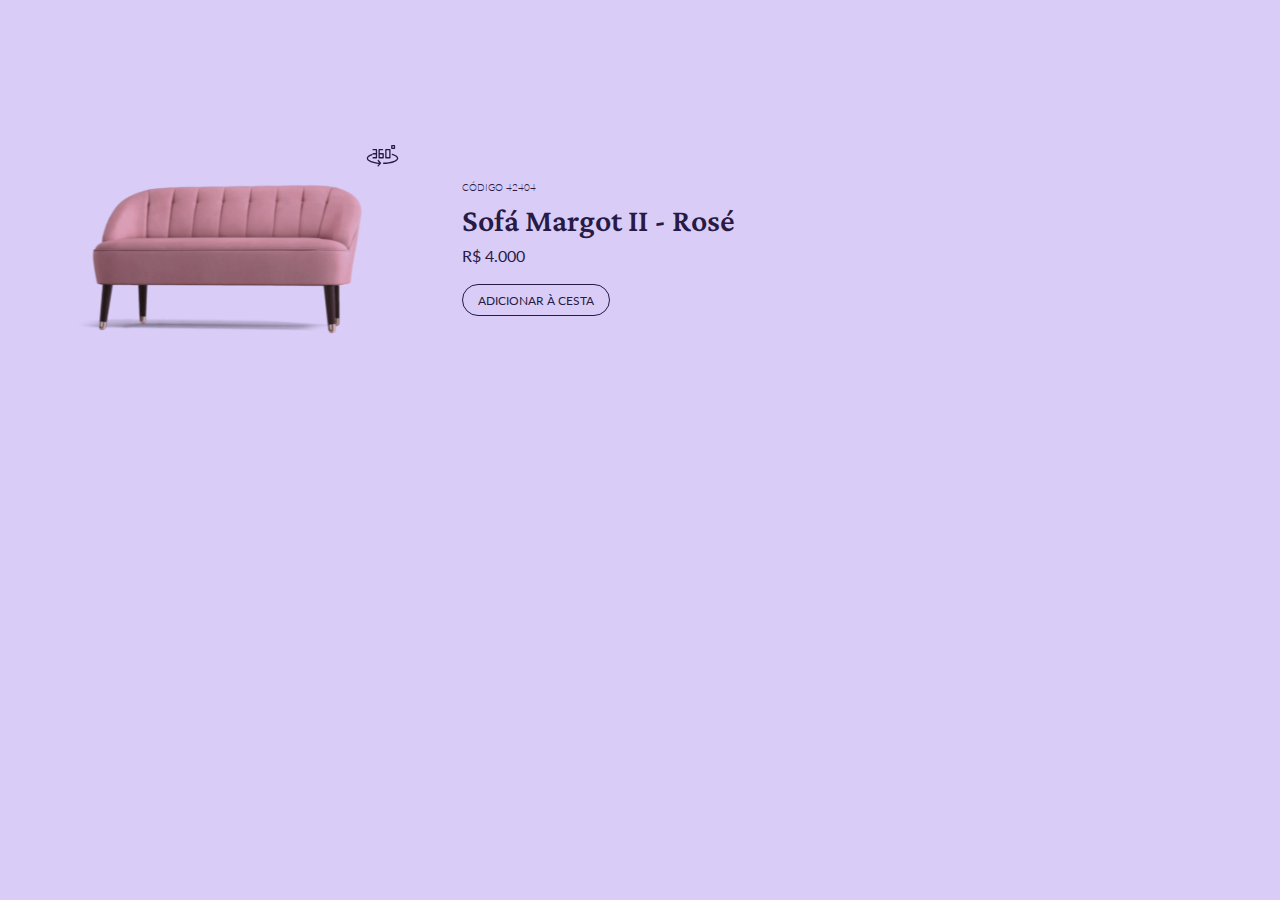
<file: Desafio_02/index.html>
<!DOCTYPE html>
<html lang="en">

<head>
    <meta charset="UTF-8">
    <meta http-equiv="X-UA-Compatible" content="IE=edge">
    <meta name="viewport" content="width=device-width, initial-scale=1.0">
    <link rel="preconnect" href="https://fonts.googleapis.com">
    <link rel="preconnect" href="https://fonts.gstatic.com" crossorigin>
    <link href="https://fonts.googleapis.com/css2?family=Crimson+Pro:wght@600&family=Lato:wght@300;400&display=swap"
        rel="stylesheet">
    <link rel="stylesheet" href="styles.css">
    <title>#boraCodar - Desafio 02</title>
</head>

<body>
    <div class="container__products">
        <img id="sofa__image" src="./assets/sofaImage.svg" alt="sofaImage">
        <img id="button__rotation" src="./assets/icon360.svg" alt="button360graus">
    </div>
    <div class="container__info">
        <div class="content__info">
            <span class="code">CÓDIGO 42404</span>
            <h2>Sofá Margot II - Rosé</h2>
            <span class="value">R$ 4.000</span>
        </div>
        <a class="button__add">ADICIONAR À CESTA</a>
    </div>
</body>

<script src="script.js"></script>

</html>
</file>
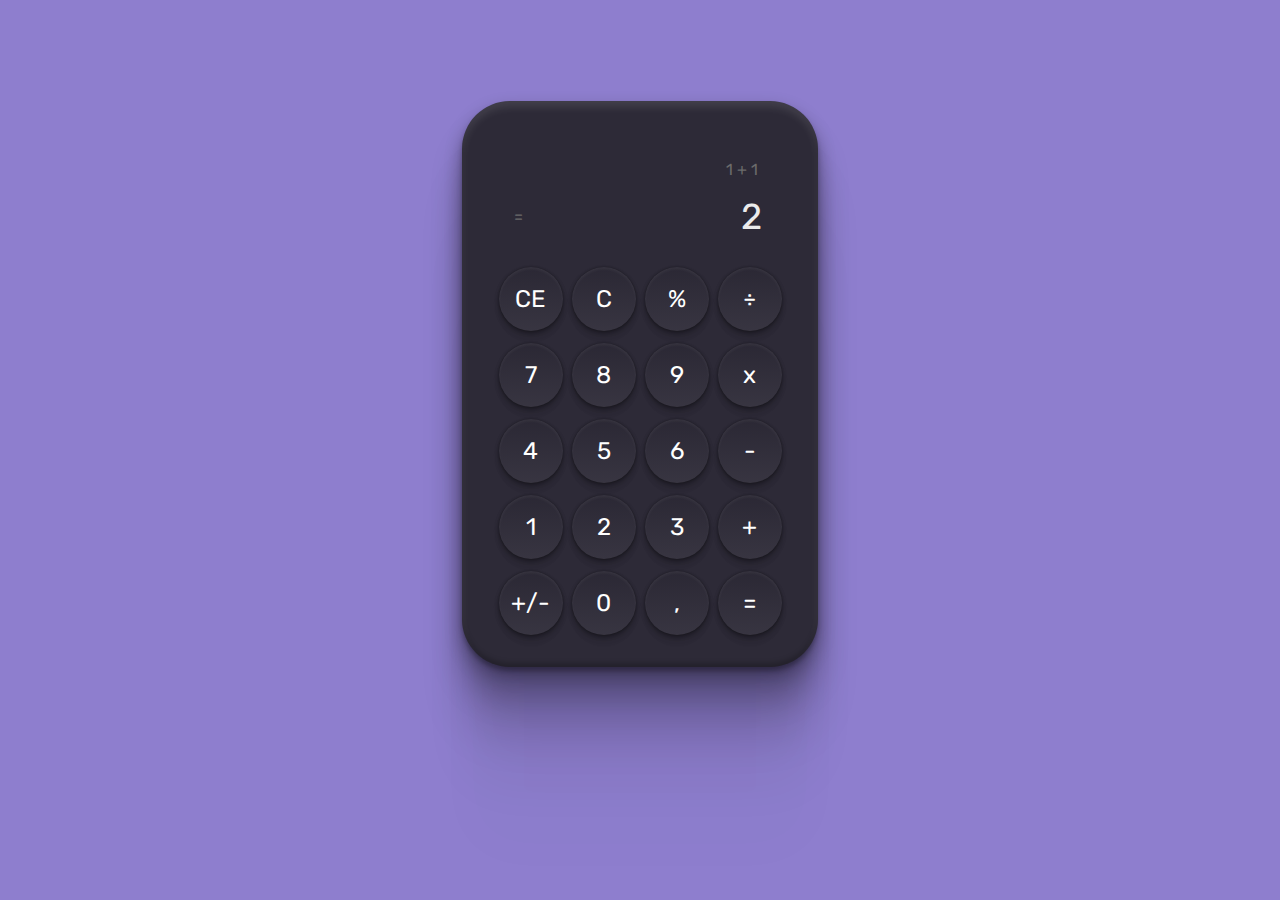
<file: Desafio_05/index.html>
<!DOCTYPE html>
<html lang="en">

<head>
    <meta charset="UTF-8">
    <meta http-equiv="X-UA-Compatible" content="IE=edge">
    <meta name="viewport" content="width=device-width, initial-scale=1.0">
    <link rel="preconnect" href="https://fonts.googleapis.com">
    <link rel="preconnect" href="https://fonts.gstatic.com" crossorigin>
    <link href="https://fonts.googleapis.com/css2?family=Rubik&display=swap" rel="stylesheet">

    <link rel="stylesheet" href="styles.css">
    <title>#boraCodar - Desafio 05</title>
</head>

<body>
    <div class="container__calculator">
        <div class="container__calculator-operations">
            <div class="container__calculator-operations-calc">
                <span>1+1</span>
            </div>
            <div class="container__calculator-operations-result">
                <span class="operation-result">=</span>
                <span class="operation-number">2</span>
            </div>
        </div>

        <div class="container__calculator-buttons">
            <button>CE</button>
            <button>7</button>
            <button>4</button>
            <button id="number-1">1</button>
            <button>+/-</button>

            <button>C</button>
            <button>8</button>
            <button>5</button>
            <button>2</button>
            <button>0</button>

            <button>%</button>
            <button>9</button>
            <button>6</button>
            <button>3</button>
            <button>,</button>

            <button>÷</button>
            <button>x</button>
            <button>-</button>
            <button>+</button>
            <button>=</button>
        </div>
    </div>

</body>

<script src="script.js"></script>

</html>
</file>
<file: Desafio_02/styles.css>
* {
    margin: 0;
    padding: 0;
    box-sizing: border-box;
}

body {
    display: flex;
    max-width: 875px;
    max-height: 498px;
    background-color: #D9CDF7;

}

.container__products {
    display: flex;
    width: 449px;
    height: 253px;

    margin: 137px 0;
}

#sofa__image {
    width: 449px;
    height: 223px;
}

#button__rotation {
    position: absolute;

    width: 33px;
    height: 22px;

    margin: 8px 50px 222px 366px;

    cursor: pointer;
}

.container__info {
    display: flex;
    flex-direction: column;
    justify-content: center;

    width: 281px;
    height: 498px;

    margin-left: 13px;

    color: #271A45;
}

.container__info .button__add {
    width: 148px;
    height: 32px;
    margin-top: 20px;
    padding: 8px;

    text-align: center;
    border: 0.5px solid #271A45;
    border-radius: 999px;

    font-family: 'Lato';
    font-style: normal;
    font-weight: 400;
    font-size: 12px;
    line-height: 16px;

    cursor: pointer;
}

.content__info {
    display: flex;
    flex-direction: column;
    justify-content: space-between;

    width: 281px;
    height: 82px;
    margin-right: 132px;
}

.content__info h2 {
    width: 274px;
    height: 32px;

    font-family: 'Crimson Pro';
    font-style: normal;
    font-weight: 600;
    font-size: 32px;
    line-height: 100%;
}

.content__info .code {
    width: 75px;
    height: 10px;

    font-family: 'Lato';
    font-style: normal;
    font-weight: 300;
    font-size: 10px;
    line-height: 100%;
}

.content__info .value {
    width: 65px;
    height: 16px;

    font-family: 'Lato';
    font-style: normal;
    font-weight: 400;
    font-size: 16px;
    line-height: 100%;
}
</file>
<file: Desafio_05/styles.css>
* {
    box-sizing: border-box;
    margin: 0;
    padding: 0;
}

body {
    display: flex;
    justify-content: center;
    align-items: center;
    margin: 101px 0;
    background-color: #8E7ECE;

    font-family: 'Rubik', sans-serif;
    font-style: normal;
    font-weight: 400;
}

.container__calculator {
    display: flex;
    flex-direction: column;
    gap: 26px;
    align-items: center;
    width: 356px;
    height: 566px;


    background: #2D2A37;
    box-shadow:
        0px 4px 4px rgba(0, 0, 0, 0.25),
        0px 188px 52px rgba(0, 0, 0, 0.01),
        0px 120px 48px rgba(0, 0, 0, 0.04),
        0px 68px 41px rgba(0, 0, 0, 0.15),
        0px 30px 30px rgba(0, 0, 0, 0.26),
        0px 8px 17px rgba(0, 0, 0, 0.29),
        inset 0px 6px 8px rgba(255, 255, 255, 0.1),
        inset 0px -4px 5px rgba(0, 0, 0, 0.22);
    border-radius: 48px;
}

.container__calculator-operations {
    display: flex;
    flex-direction: column;
    align-items: flex-end;
    gap: 8px;
    width: 288px;
    height: 86px;
    margin-top: 54px;
    padding-left: 18px;
    padding-right: 22px;

}

.container__calculator-operations-calc {
    display: flex;
    justify-content: end;
    align-items: center;
    height: 28px;
    width: 248px;

    letter-spacing: 4px;
    color: rgba(107, 107, 107, 1);
}

.container__calculator-operations-result {

    display: flex;
    justify-content: space-between;
    align-items: center;

    width: 248px;
    height: 50px;
}

.operation-result {
    color: rgb(107, 107, 107);
}

.operation-number {
    color: rgb(235, 235, 235);
    font-size: 36px;
}

.container__calculator-buttons {
    display: flex;
    flex-direction: column;
    justify-content: space-between;
    align-items: center;
    flex-wrap: wrap;
    width: 292px;
    height: 368px;

}

.container__calculator-buttons button {

    all: unset;
    display: flex;
    align-items: center;
    justify-content: center;
    width: 64px;
    height: 64px;
    width: 64px;
    height: 64px;
    color: white;

    font-size: 24px;
    background: linear-gradient(180deg, rgba(0, 0, 0, 0.05) 0%, rgba(255, 255, 255, 0.05) 100%), #2D2A37;
    box-shadow:
        0px 11px 7px rgba(0, 0, 0, 0.01),
        0px 7px 7px rgba(0, 0, 0, 0.04),
        0px 4px 6px rgba(0, 0, 0, 0.1),
        0px 2px 4px rgba(0, 0, 0, 0.26),
        0px 0px 2px rgba(0, 0, 0, 0.29),
        inset 0px 2px 3px rgba(255, 255, 255, 0.06);
    border-radius: 999px;

    cursor: pointer;


}
</file>
